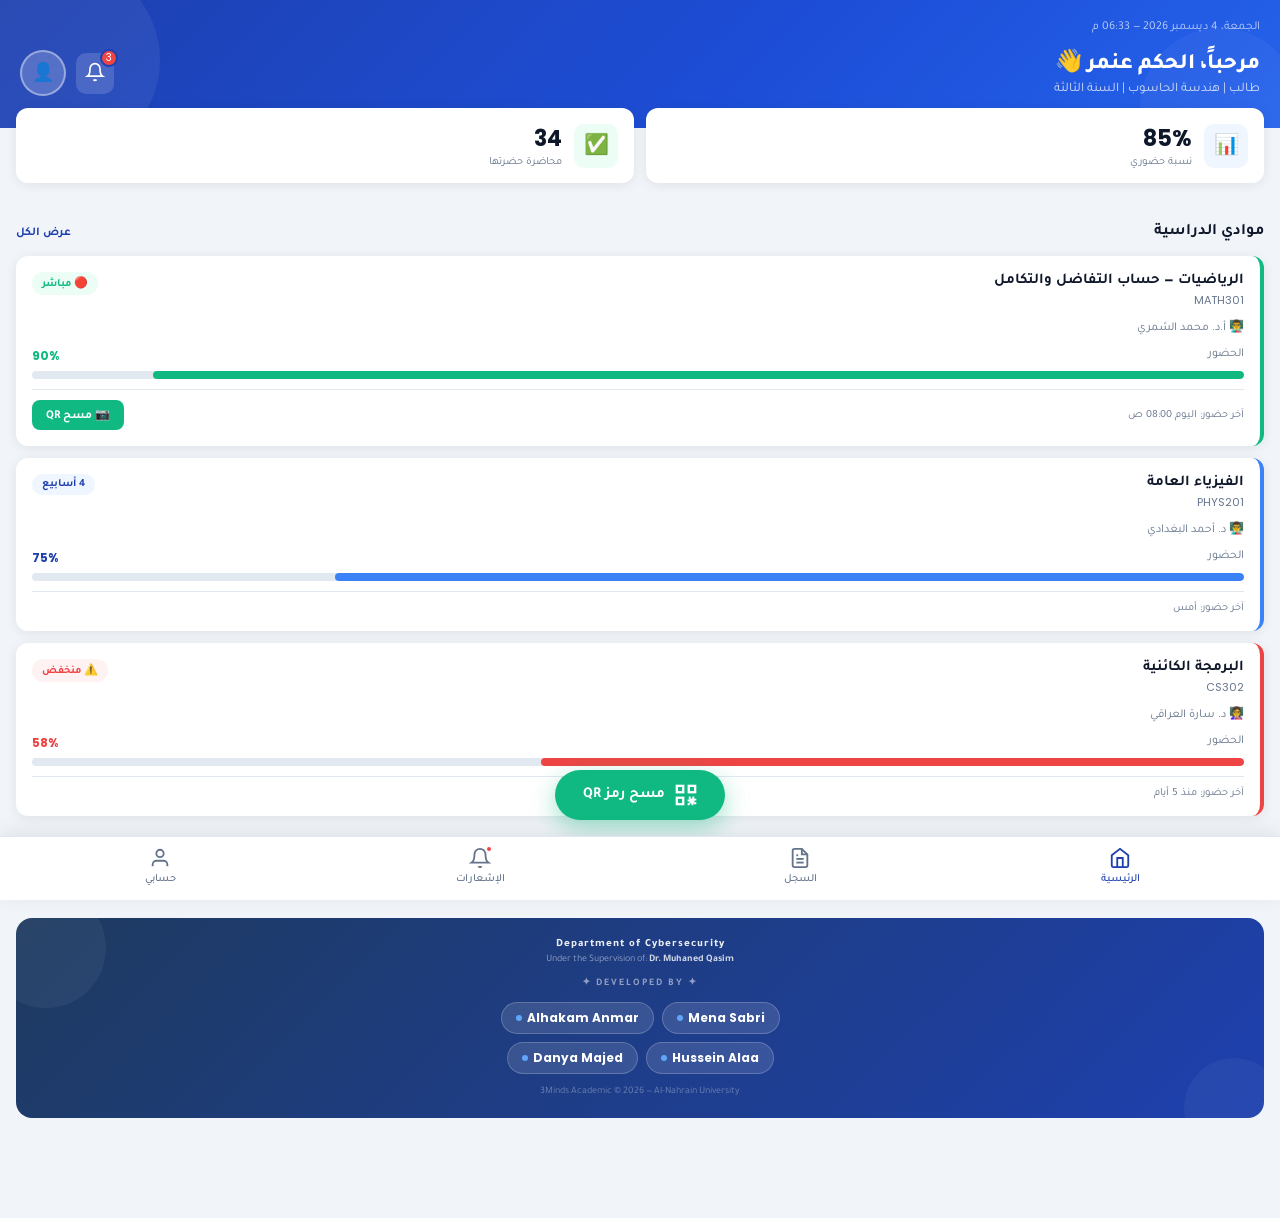
<file: alnahrain-student.html>
<!DOCTYPE html>
<html lang="ar" dir="rtl">

<head>
    <meta charset="UTF-8">
    <meta name="viewport" content="width=device-width, initial-scale=1.0">
    <title>Al-Nahrain Edu | لوحة الطالب</title>
    <link
        href="https://fonts.googleapis.com/css2?family=Tajawal:wght@300;400;500;700;800&family=Poppins:wght@400;600;700&display=swap"
        rel="stylesheet">
    <style>
        * {
            box-sizing: border-box;
            margin: 0;
            padding: 0
        }

        :root {
            --blue: #1e40af;
            --blue-light: #3b82f6;
            --blue-bg: #eff6ff;
            --green: #10b981;
            --red: #ef4444;
            --yellow: #f59e0b;
            --gray-bg: #f1f5f9;
            --card: #fff;
            --border: #e2e8f0;
            --text: #0f172a;
            --muted: #64748b;
            --radius: 12px;
            --shadow: 0 2px 12px rgba(0, 0, 0, .08);
        }

        body {
            font-family: 'Tajawal', sans-serif;
            background: var(--gray-bg);
            color: var(--text);
            min-height: 100vh
        }

        .num {
            font-family: 'Poppins', sans-serif
        }

        /* ── BOTTOM NAV ── */
        .bottom-nav {
            position: fixed;
            bottom: 0;
            left: 0;
            right: 0;
            background: #fff;
            border-top: 1px solid var(--border);
            display: flex;
            z-index: 100;
            box-shadow: 0 -4px 20px rgba(0, 0, 0, .08)
        }

        .nav-item {
            flex: 1;
            display: flex;
            flex-direction: column;
            align-items: center;
            padding: 10px 0 14px;
            gap: 4px;
            cursor: pointer;
            color: var(--muted);
            transition: .2s;
            font-size: 11px;
            font-weight: 500
        }

        .nav-item.active {
            color: var(--blue)
        }

        .nav-item svg {
            width: 22px;
            height: 22px
        }

        .nav-badge {
            position: relative
        }

        .badge-dot {
            position: absolute;
            top: -2px;
            right: -2px;
            width: 8px;
            height: 8px;
            background: var(--red);
            border-radius: 50%;
            border: 2px solid #fff
        }

        /* ── SCREENS ── */
        .screen {
            display: none;
            padding: 0 0 90px;
            min-height: 100vh
        }

        .screen.active {
            display: block
        }

        /* ── HEADER ── */
        .header {
            background: linear-gradient(135deg, #1e40af 0%, #1d4ed8 60%, #2563eb 100%);
            padding: 20px 20px 30px;
            position: relative;
            overflow: hidden
        }

        .header::before {
            content: '';
            position: absolute;
            top: -40px;
            left: -40px;
            width: 200px;
            height: 200px;
            background: rgba(255, 255, 255, .06);
            border-radius: 50%
        }

        .header::after {
            content: '';
            position: absolute;
            bottom: -60px;
            right: -20px;
            width: 160px;
            height: 160px;
            background: rgba(255, 255, 255, .04);
            border-radius: 50%
        }

        .header-top {
            display: flex;
            justify-content: space-between;
            align-items: center;
            position: relative;
            z-index: 1
        }

        .header-date {
            font-size: 12px;
            color: rgba(255, 255, 255, .7);
            margin-bottom: 14px;
            position: relative;
            z-index: 1
        }

        .avatar {
            width: 46px;
            height: 46px;
            border-radius: 50%;
            background: rgba(255, 255, 255, .2);
            display: flex;
            align-items: center;
            justify-content: center;
            border: 2px solid rgba(255, 255, 255, .4);
            font-size: 18px;
            cursor: pointer
        }

        .notif-btn {
            position: relative;
            background: rgba(255, 255, 255, .15);
            border: none;
            border-radius: 10px;
            padding: 9px;
            cursor: pointer;
            color: #fff
        }

        .notif-btn .n-badge {
            position: absolute;
            top: -4px;
            right: -4px;
            background: var(--red);
            color: #fff;
            border-radius: 50%;
            width: 18px;
            height: 18px;
            font-size: 10px;
            display: flex;
            align-items: center;
            justify-content: center;
            font-family: 'Poppins', sans-serif;
            border: 2px solid var(--blue)
        }

        .welcome {
            color: #fff;
            position: relative;
            z-index: 1
        }

        .welcome h2 {
            font-size: 22px;
            font-weight: 800;
            margin-bottom: 4px
        }

        .welcome p {
            font-size: 13px;
            color: rgba(255, 255, 255, .8)
        }

        /* ── STATS CARD ── */
        .stats-float {
            margin: 0 16px;
            margin-top: -20px;
            display: grid;
            grid-template-columns: 1fr 1fr;
            gap: 12px;
            position: relative;
            z-index: 10
        }

        .stat-card {
            background: #fff;
            border-radius: var(--radius);
            padding: 14px 16px;
            box-shadow: var(--shadow);
            display: flex;
            align-items: center;
            gap: 12px
        }

        .stat-icon {
            width: 44px;
            height: 44px;
            border-radius: 10px;
            display: flex;
            align-items: center;
            justify-content: center;
            font-size: 20px;
            flex-shrink: 0
        }

        .stat-icon.blue {
            background: var(--blue-bg)
        }

        .stat-icon.green {
            background: #ecfdf5
        }

        .stat-icon.yellow {
            background: #fffbeb
        }

        .stat-num {
            font-size: 22px;
            font-weight: 700;
            color: var(--text)
        }

        .stat-label {
            font-size: 11px;
            color: var(--muted);
            margin-top: 1px
        }

        /* ── SECTION ── */
        .section {
            padding: 20px 16px 0
        }

        .section-header {
            display: flex;
            justify-content: space-between;
            align-items: center;
            margin-bottom: 14px
        }

        .section-title {
            font-size: 16px;
            font-weight: 700;
            color: var(--text)
        }

        .see-all {
            font-size: 12px;
            color: var(--blue);
            cursor: pointer;
            font-weight: 600
        }

        /* ── COURSE CARD ── */
        .course-card {
            background: #fff;
            border-radius: var(--radius);
            padding: 16px;
            margin-bottom: 12px;
            box-shadow: var(--shadow);
            border-right: 4px solid var(--blue-light);
            transition: .2s
        }

        .course-card:hover {
            transform: translateY(-2px);
            box-shadow: 0 8px 24px rgba(0, 0, 0, .12)
        }

        .course-top {
            display: flex;
            justify-content: space-between;
            align-items: flex-start;
            margin-bottom: 10px
        }

        .course-name {
            font-size: 15px;
            font-weight: 700
        }

        .course-code {
            font-size: 11px;
            color: var(--muted);
            font-family: 'Poppins', sans-serif;
            margin-top: 2px
        }

        .course-badge {
            background: var(--blue-bg);
            color: var(--blue);
            padding: 4px 10px;
            border-radius: 20px;
            font-size: 11px;
            font-weight: 600
        }

        .course-badge.live {
            background: #ecfdf5;
            color: var(--green);
            animation: pulse-badge 2s infinite
        }

        @keyframes pulse-badge {

            0%,
            100% {
                opacity: 1
            }

            50% {
                opacity: .7
            }
        }

        .prof-name {
            font-size: 12px;
            color: var(--muted);
            margin-bottom: 12px;
            display: flex;
            align-items: center;
            gap: 6px
        }

        .progress-wrap {
            margin-bottom: 10px
        }

        .progress-header {
            display: flex;
            justify-content: space-between;
            margin-bottom: 6px;
            font-size: 12px
        }

        .progress-bar {
            height: 8px;
            background: var(--border);
            border-radius: 20px;
            overflow: hidden
        }

        .progress-fill {
            height: 100%;
            border-radius: 20px;
            transition: width 1s ease
        }

        .course-footer {
            display: flex;
            justify-content: space-between;
            align-items: center;
            padding-top: 10px;
            border-top: 1px solid var(--border)
        }

        .last-attend {
            font-size: 11px;
            color: var(--muted)
        }

        .scan-btn {
            background: var(--green);
            color: #fff;
            border: none;
            border-radius: 8px;
            padding: 7px 14px;
            font-size: 12px;
            font-family: 'Tajawal', sans-serif;
            font-weight: 600;
            cursor: pointer;
            display: flex;
            align-items: center;
            gap: 5px;
            transition: .2s
        }

        .scan-btn:hover {
            background: #059669
        }

        /* ── FAB ── */
        .fab {
            position: fixed;
            bottom: 80px;
            left: 50%;
            transform: translateX(-50%);
            background: var(--green);
            color: #fff;
            border: none;
            border-radius: 50px;
            padding: 14px 28px;
            font-family: 'Tajawal', sans-serif;
            font-size: 15px;
            font-weight: 700;
            display: flex;
            align-items: center;
            gap: 10px;
            cursor: pointer;
            box-shadow: 0 8px 24px rgba(16, 185, 129, .4);
            z-index: 50;
            transition: .3s
        }

        .fab:hover {
            transform: translateX(-50%) translateY(-3px);
            box-shadow: 0 12px 32px rgba(16, 185, 129, .5)
        }

        .fab-pulse {
            animation: fab-anim 2s infinite
        }

        @keyframes fab-anim {

            0%,
            100% {
                box-shadow: 0 8px 24px rgba(16, 185, 129, .4)
            }

            50% {
                box-shadow: 0 8px 32px rgba(16, 185, 129, .7), 0 0 0 8px rgba(16, 185, 129, .15)
            }
        }

        /* ── SCANNER OVERLAY ── */
        .scanner-overlay {
            position: fixed;
            inset: 0;
            background: #000;
            z-index: 200;
            display: none;
            flex-direction: column;
            align-items: center;
            justify-content: space-between;
            padding: 40px 20px 50px
        }

        .scanner-overlay.open {
            display: flex
        }

        .scanner-header {
            width: 100%;
            display: flex;
            justify-content: space-between;
            align-items: center;
            color: #fff
        }

        .scanner-header h3 {
            font-size: 18px;
            font-weight: 700
        }

        .scanner-close {
            background: rgba(255, 255, 255, .15);
            border: none;
            color: #fff;
            width: 38px;
            height: 38px;
            border-radius: 50%;
            font-size: 20px;
            cursor: pointer
        }

        .viewfinder {
            position: relative;
            width: 260px;
            height: 260px;
            border-radius: 16px;
            overflow: hidden;
            background: #111
        }

        .vf-corners {
            position: absolute;
            inset: 0;
            z-index: 2
        }

        .vf-corners::before,
        .vf-corners::after {
            content: '';
            position: absolute;
            width: 30px;
            height: 30px;
            border-color: #10b981;
            border-style: solid
        }

        .vf-corners::before {
            top: 0;
            right: 0;
            border-width: 3px 3px 0 0;
            border-radius: 0 8px 0 0
        }

        .vf-corners::after {
            top: 0;
            left: 0;
            border-width: 3px 0 0 3px;
            border-radius: 8px 0 0 0
        }

        .vf-corners2 {
            position: absolute;
            inset: 0;
            z-index: 2
        }

        .vf-corners2::before,
        .vf-corners2::after {
            content: '';
            position: absolute;
            width: 30px;
            height: 30px;
            border-color: #10b981;
            border-style: solid
        }

        .vf-corners2::before {
            bottom: 0;
            right: 0;
            border-width: 0 3px 3px 0;
            border-radius: 0 0 8px 0
        }

        .vf-corners2::after {
            bottom: 0;
            left: 0;
            border-width: 0 0 3px 3px;
            border-radius: 0 0 0 8px
        }

        .scan-line {
            position: absolute;
            width: 100%;
            height: 2px;
            background: linear-gradient(90deg, transparent, #10b981, transparent);
            z-index: 3;
            animation: scan 2s linear infinite
        }

        @keyframes scan {
            0% {
                top: 0
            }

            100% {
                top: 100%
            }
        }

        .vf-grid {
            position: absolute;
            inset: 0;
            background-image: linear-gradient(rgba(16, 185, 129, .1) 1px, transparent 1px), linear-gradient(90deg, rgba(16, 185, 129, .1) 1px, transparent 1px);
            background-size: 40px 40px
        }

        .scanner-hint {
            color: rgba(255, 255, 255, .8);
            font-size: 14px;
            text-align: center;
            line-height: 1.8
        }

        .scanner-hint strong {
            color: #10b981;
            display: block;
            font-size: 16px;
            margin-bottom: 6px
        }

        .scanner-actions {
            display: flex;
            gap: 20px
        }

        .scanner-action-btn {
            background: rgba(255, 255, 255, .12);
            border: 1px solid rgba(255, 255, 255, .2);
            color: #fff;
            border-radius: 12px;
            padding: 12px 22px;
            font-family: 'Tajawal', sans-serif;
            font-size: 14px;
            cursor: pointer;
            display: flex;
            align-items: center;
            gap: 8px
        }

        /* ── SUCCESS SCREEN ── */
        .success-overlay {
            position: fixed;
            inset: 0;
            background: #fff;
            z-index: 300;
            display: none;
            flex-direction: column;
            align-items: center;
            justify-content: center;
            padding: 40px
        }

        .success-overlay.open {
            display: flex
        }

        .confetti-wrap {
            position: absolute;
            inset: 0;
            overflow: hidden;
            pointer-events: none
        }

        .confetti-piece {
            position: absolute;
            width: 10px;
            height: 10px;
            border-radius: 2px;
            animation: confetti-fall 3s ease-in forwards
        }

        @keyframes confetti-fall {
            0% {
                transform: translateY(-20px) rotate(0deg);
                opacity: 1
            }

            100% {
                transform: translateY(100vh) rotate(720deg);
                opacity: 0
            }
        }

        .success-check {
            width: 100px;
            height: 100px;
            background: #ecfdf5;
            border-radius: 50%;
            display: flex;
            align-items: center;
            justify-content: center;
            margin-bottom: 24px;
            animation: pop-in .5s cubic-bezier(.36, 1.56, .64, 1)
        }

        @keyframes pop-in {
            0% {
                transform: scale(0)
            }

            100% {
                transform: scale(1)
            }
        }

        .success-check svg {
            width: 56px;
            height: 56px;
            color: var(--green)
        }

        .success-title {
            font-size: 22px;
            font-weight: 800;
            color: var(--text);
            text-align: center;
            margin-bottom: 10px
        }

        .success-sub {
            color: var(--muted);
            font-size: 14px;
            text-align: center;
            line-height: 1.8;
            margin-bottom: 6px
        }

        .success-time {
            font-family: 'Poppins', sans-serif;
            font-size: 13px;
            color: var(--blue);
            font-weight: 600;
            margin-bottom: 32px
        }

        .success-back-btn {
            background: var(--blue);
            color: #fff;
            border: none;
            border-radius: 12px;
            padding: 15px 40px;
            font-family: 'Tajawal', sans-serif;
            font-size: 16px;
            font-weight: 700;
            cursor: pointer;
            width: 100%;
            max-width: 300px;
            transition: .2s
        }

        .success-back-btn:hover {
            background: #1d4ed8
        }

        /* ── HISTORY ── */
        .tabs {
            display: flex;
            background: var(--border);
            border-radius: 10px;
            padding: 4px;
            margin-bottom: 16px
        }

        .tab {
            flex: 1;
            text-align: center;
            padding: 9px;
            border-radius: 8px;
            font-size: 13px;
            font-weight: 600;
            cursor: pointer;
            color: var(--muted);
            transition: .2s
        }

        .tab.active {
            background: #fff;
            color: var(--blue);
            box-shadow: 0 2px 8px rgba(0, 0, 0, .1)
        }

        .history-item {
            background: #fff;
            border-radius: var(--radius);
            padding: 14px 16px;
            margin-bottom: 10px;
            display: flex;
            align-items: center;
            gap: 14px;
            box-shadow: var(--shadow)
        }

        .status-dot {
            width: 10px;
            height: 10px;
            border-radius: 50%;
            flex-shrink: 0
        }

        .status-dot.present {
            background: var(--green)
        }

        .status-dot.absent {
            background: var(--red)
        }

        .status-dot.late {
            background: var(--yellow)
        }

        .history-info {
            flex: 1
        }

        .history-course {
            font-size: 14px;
            font-weight: 700
        }

        .history-date {
            font-size: 12px;
            color: var(--muted);
            margin-top: 2px;
            font-family: 'Poppins', sans-serif
        }

        .history-status {
            font-size: 12px;
            font-weight: 600;
            padding: 4px 10px;
            border-radius: 20px
        }

        .history-status.present {
            background: #ecfdf5;
            color: var(--green)
        }

        .history-status.absent {
            background: #fef2f2;
            color: var(--red)
        }

        .history-status.late {
            background: #fffbeb;
            color: var(--yellow)
        }

        /* ── NOTIFICATIONS ── */
        .notif-item {
            background: #fff;
            border-radius: var(--radius);
            padding: 14px 16px;
            margin-bottom: 10px;
            display: flex;
            gap: 12px;
            box-shadow: var(--shadow);
            border-right: 3px solid transparent;
            transition: .2s
        }

        .notif-item.unread {
            border-right-color: var(--blue);
            background: var(--blue-bg)
        }

        .notif-icon {
            width: 42px;
            height: 42px;
            border-radius: 10px;
            display: flex;
            align-items: center;
            justify-content: center;
            font-size: 18px;
            flex-shrink: 0
        }

        .notif-icon.blue {
            background: var(--blue-bg)
        }

        .notif-icon.green {
            background: #ecfdf5
        }

        .notif-icon.yellow {
            background: #fffbeb
        }

        .notif-text {
            font-size: 13px;
            color: var(--text);
            line-height: 1.6;
            flex: 1
        }

        .notif-time {
            font-size: 11px;
            color: var(--muted);
            margin-top: 4px;
            font-family: 'Poppins', sans-serif
        }

        /* ── SEARCH BAR ── */
        .search-bar {
            background: #fff;
            border-radius: 10px;
            padding: 11px 14px;
            display: flex;
            align-items: center;
            gap: 10px;
            box-shadow: var(--shadow);
            margin-bottom: 16px;
            border: 1.5px solid transparent;
            transition: .2s
        }

        .search-bar:focus-within {
            border-color: var(--blue-light)
        }

        .search-bar input {
            border: none;
            outline: none;
            font-family: 'Tajawal', sans-serif;
            font-size: 14px;
            flex: 1;
            background: none;
            color: var(--text)
        }

        .search-bar input::placeholder {
            color: var(--muted)
        }

        /* ── EXPORT BTN ── */
        .export-btn {
            background: var(--blue-bg);
            color: var(--blue);
            border: 1.5px solid var(--blue-light);
            border-radius: 10px;
            padding: 10px 18px;
            font-family: 'Tajawal', sans-serif;
            font-size: 13px;
            font-weight: 700;
            cursor: pointer;
            display: flex;
            align-items: center;
            gap: 8px;
            width: 100%;
            justify-content: center;
            margin-top: 16px;
            transition: .2s
        }

        .export-btn:hover {
            background: var(--blue);
            color: #fff
        }
    </style>
</head>

<body>

    <!-- ════════════════ SCREEN 1: HOME ════════════════ -->
    <div class="screen active" id="screen-home">

        <!-- Header -->
        <div class="header">
            <div class="header-date" id="live-date">الأحد، 22 فبراير 2026 — 08:37 م</div>
            <div class="header-top">
                <div class="welcome">
                    <h2>مرحباً، الحكم عنمر 👋</h2>
                    <p>طالب | هندسة الحاسوب | السنة الثالثة</p>
                </div>
                <div style="display:flex;align-items:center;gap:10px">
                    <button class="notif-btn" onclick="showScreen('screen-notif')">
                        <svg width="20" height="20" viewBox="0 0 24 24" fill="none" stroke="currentColor"
                            stroke-width="2">
                            <path d="M18 8A6 6 0 0 0 6 8c0 7-3 9-3 9h18s-3-2-3-9" />
                            <path d="M13.73 21a2 2 0 0 1-3.46 0" />
                        </svg>
                        <span class="n-badge">3</span>
                    </button>
                    <div class="avatar">👤</div>
                </div>
            </div>
        </div>

        <!-- Stats -->
        <div class="stats-float">
            <div class="stat-card">
                <div class="stat-icon blue">📊</div>
                <div>
                    <div class="stat-num num">85%</div>
                    <div class="stat-label">نسبة حضوري</div>
                </div>
            </div>
            <div class="stat-card">
                <div class="stat-icon green">✅</div>
                <div>
                    <div class="stat-num num">34</div>
                    <div class="stat-label">محاضرة حضرتها</div>
                </div>
            </div>
        </div>

        <!-- Courses -->
        <div class="section" style="margin-top:20px">
            <div class="section-header">
                <span class="section-title">موادي الدراسية</span>
                <span class="see-all">عرض الكل</span>
            </div>

            <!-- Course 1 - LIVE -->
            <div class="course-card" style="border-right-color:#10b981">
                <div class="course-top">
                    <div>
                        <div class="course-name">الرياضيات — حساب التفاضل والتكامل</div>
                        <div class="course-code num">MATH301</div>
                    </div>
                    <span class="course-badge live">🔴 مباشر</span>
                </div>
                <div class="prof-name">👨‍🏫 أ.د. محمد الشمري</div>
                <div class="progress-wrap">
                    <div class="progress-header">
                        <span style="color:var(--muted);font-size:12px">الحضور</span>
                        <span style="color:var(--green);font-weight:700;font-family:'Poppins',sans-serif">90%</span>
                    </div>
                    <div class="progress-bar">
                        <div class="progress-fill" style="width:90%;background:var(--green)"></div>
                    </div>
                </div>
                <div class="course-footer">
                    <span class="last-attend">آخر حضور: اليوم 08:00 ص</span>
                    <button class="scan-btn" onclick="openScanner()">📷 مسح QR</button>
                </div>
            </div>

            <!-- Course 2 -->
            <div class="course-card">
                <div class="course-top">
                    <div>
                        <div class="course-name">الفيزياء العامة</div>
                        <div class="course-code num">PHYS201</div>
                    </div>
                    <span class="course-badge">4 أسابيع</span>
                </div>
                <div class="prof-name">👨‍🏫 د. أحمد البغدادي</div>
                <div class="progress-wrap">
                    <div class="progress-header">
                        <span style="color:var(--muted);font-size:12px">الحضور</span>
                        <span style="color:var(--blue);font-weight:700;font-family:'Poppins',sans-serif">75%</span>
                    </div>
                    <div class="progress-bar">
                        <div class="progress-fill" style="width:75%;background:var(--blue-light)"></div>
                    </div>
                </div>
                <div class="course-footer">
                    <span class="last-attend">آخر حضور: أمس</span>
                </div>
            </div>

            <!-- Course 3 -->
            <div class="course-card" style="border-right-color:var(--red)">
                <div class="course-top">
                    <div>
                        <div class="course-name">البرمجة الكائنية</div>
                        <div class="course-code num">CS302</div>
                    </div>
                    <span class="course-badge" style="background:#fef2f2;color:var(--red)">⚠️ منخفض</span>
                </div>
                <div class="prof-name">👩‍🏫 د. سارة العراقي</div>
                <div class="progress-wrap">
                    <div class="progress-header">
                        <span style="color:var(--muted);font-size:12px">الحضور</span>
                        <span style="color:var(--red);font-weight:700;font-family:'Poppins',sans-serif">58%</span>
                    </div>
                    <div class="progress-bar">
                        <div class="progress-fill" style="width:58%;background:var(--red)"></div>
                    </div>
                </div>
                <div class="course-footer">
                    <span class="last-attend">آخر حضور: منذ 5 أيام</span>
                </div>
            </div>
        </div>

        <!-- FAB -->
        <button class="fab fab-pulse" onclick="openScanner()">
            <svg width="22" height="22" viewBox="0 0 24 24" fill="none" stroke="currentColor" stroke-width="2.5">
                <rect x="2" y="2" width="7" height="7" />
                <rect x="15" y="2" width="7" height="7" />
                <rect x="2" y="15" width="7" height="7" />
                <path d="M15 15h7v7h-7z" stroke-dasharray="2" />
                <rect x="17" y="17" width="3" height="3" />
            </svg>
            مسح رمز QR
        </button>
    </div>

    <!-- ════════════════ SCREEN 2: HISTORY ════════════════ -->
    <div class="screen" id="screen-history">
        <div class="header" style="padding:20px">
            <h2 style="color:#fff;font-size:20px;font-weight:800">سجل الحضور</h2>
            <p style="color:rgba(255,255,255,.75);font-size:13px;margin-top:4px">جميع محاضراتك مؤرشفة هنا</p>
        </div>
        <div class="section" style="margin-top:16px">
            <div class="search-bar">
                <svg width="18" height="18" viewBox="0 0 24 24" fill="none" stroke="#94a3b8" stroke-width="2">
                    <circle cx="11" cy="11" r="8" />
                    <path d="m21 21-4.35-4.35" />
                </svg>
                <input placeholder="ابحث عن مادة..." />
            </div>
            <div class="tabs">
                <div class="tab active">هذا الأسبوع</div>
                <div class="tab">كل التاريخ</div>
            </div>

            <div class="history-item">
                <div class="status-dot present"></div>
                <div class="history-info">
                    <div class="history-course">الرياضيات</div>
                    <div class="history-date">22/02/2026 — 08:05 ص</div>
                </div>
                <span class="history-status present">حاضر</span>
            </div>
            <div class="history-item">
                <div class="status-dot present"></div>
                <div class="history-info">
                    <div class="history-course">الفيزياء العامة</div>
                    <div class="history-date">21/02/2026 — 10:12 ص</div>
                </div>
                <span class="history-status present">حاضر</span>
            </div>
            <div class="history-item">
                <div class="status-dot absent"></div>
                <div class="history-info">
                    <div class="history-course">البرمجة الكائنية</div>
                    <div class="history-date">20/02/2026 — 12:00 م</div>
                </div>
                <span class="history-status absent">غائب</span>
            </div>
            <div class="history-item">
                <div class="status-dot late"></div>
                <div class="history-info">
                    <div class="history-course">الرياضيات</div>
                    <div class="history-date">19/02/2026 — 08:18 ص</div>
                </div>
                <span class="history-status late">متأخر</span>
            </div>
            <div class="history-item">
                <div class="status-dot present"></div>
                <div class="history-info">
                    <div class="history-course">الفيزياء العامة</div>
                    <div class="history-date">18/02/2026 — 10:02 ص</div>
                </div>
                <span class="history-status present">حاضر</span>
            </div>
            <button class="export-btn">
                <svg width="16" height="16" viewBox="0 0 24 24" fill="none" stroke="currentColor" stroke-width="2">
                    <path d="M21 15v4a2 2 0 0 1-2 2H5a2 2 0 0 1-2-2v-4" />
                    <polyline points="7 10 12 15 17 10" />
                    <line x1="12" y1="15" x2="12" y2="3" />
                </svg>
                تصدير كـ PDF
            </button>
        </div>
    </div>

    <!-- ════════════════ SCREEN 3: NOTIFICATIONS ════════════════ -->
    <div class="screen" id="screen-notif">
        <div class="header" style="padding:20px">
            <h2 style="color:#fff;font-size:20px;font-weight:800">الإشعارات</h2>
            <p style="color:rgba(255,255,255,.75);font-size:13px;margin-top:4px">3 إشعارات جديدة</p>
        </div>
        <div class="section" style="margin-top:16px">
            <div class="notif-item unread">
                <div class="notif-icon green">🔔</div>
                <div>
                    <div class="notif-text">بدأ <strong>د. محمد الشمري</strong> تسجيل الحضور لمادة
                        <strong>الرياضيات</strong> — المحاضرة الآن نشطة!
                    </div>
                    <div class="notif-time">منذ 5 دقائق</div>
                </div>
            </div>
            <div class="notif-item unread">
                <div class="notif-icon yellow">⚠️</div>
                <div>
                    <div class="notif-text">تحذير: نسبة غيابك في مادة <strong>البرمجة الكائنية</strong> وصلت
                        <strong>42%</strong>. الحد المسموح 25%
                    </div>
                    <div class="notif-time">منذ ساعتين</div>
                </div>
            </div>
            <div class="notif-item unread">
                <div class="notif-icon blue">📅</div>
                <div>
                    <div class="notif-text">تذكير: محاضرة <strong>الفيزياء العامة</strong> بعد ساعة في قاعة A203</div>
                    <div class="notif-time">منذ 30 دقيقة</div>
                </div>
            </div>
            <div class="notif-item">
                <div class="notif-icon blue">📋</div>
                <div>
                    <div class="notif-text">تم تحديث جدول الغيابات للفصل الدراسي الثاني 2025-2026.</div>
                    <div class="notif-time">أمس، 04:00 م</div>
                </div>
            </div>
            <div class="notif-item">
                <div class="notif-icon green">✅</div>
                <div>
                    <div class="notif-text">تم تسجيل حضورك بنجاح في محاضرة <strong>الرياضيات</strong>.</div>
                    <div class="notif-time">أمس، 08:07 ص</div>
                </div>
            </div>
        </div>
    </div>

    <!-- ════════════════ BOTTOM NAV ════════════════ -->
    <nav class="bottom-nav">
        <div class="nav-item active" id="nav-home" onclick="showScreen('screen-home');setNav('nav-home')">
            <svg viewBox="0 0 24 24" fill="none" stroke="currentColor" stroke-width="2">
                <path d="m3 9 9-7 9 7v11a2 2 0 0 1-2 2H5a2 2 0 0 1-2-2z" />
                <polyline points="9 22 9 12 15 12 15 22" />
            </svg>
            الرئيسية
        </div>
        <div class="nav-item" id="nav-history" onclick="showScreen('screen-history');setNav('nav-history')">
            <svg viewBox="0 0 24 24" fill="none" stroke="currentColor" stroke-width="2">
                <path d="M14 2H6a2 2 0 0 0-2 2v16a2 2 0 0 0 2 2h12a2 2 0 0 0 2-2V8z" />
                <polyline points="14 2 14 8 20 8" />
                <line x1="16" y1="13" x2="8" y2="13" />
                <line x1="16" y1="17" x2="8" y2="17" />
                <polyline points="10 9 9 9 8 9" />
            </svg>
            السجل
        </div>
        <div class="nav-item nav-badge" id="nav-notif" onclick="showScreen('screen-notif');setNav('nav-notif')">
            <div style="position:relative;display:inline-flex">
                <svg viewBox="0 0 24 24" fill="none" stroke="currentColor" stroke-width="2">
                    <path d="M18 8A6 6 0 0 0 6 8c0 7-3 9-3 9h18s-3-2-3-9" />
                    <path d="M13.73 21a2 2 0 0 1-3.46 0" />
                </svg>
                <span class="badge-dot"></span>
            </div>
            الإشعارات
        </div>
        <div class="nav-item" id="nav-profile">
            <svg viewBox="0 0 24 24" fill="none" stroke="currentColor" stroke-width="2">
                <path d="M20 21v-2a4 4 0 0 0-4-4H8a4 4 0 0 0-4 4v2" />
                <circle cx="12" cy="7" r="4" />
            </svg>
            حسابي
        </div>
    </nav>

    <!-- ════════════════ QR SCANNER OVERLAY ════════════════ -->
    <div class="scanner-overlay" id="scanner">
        <div class="scanner-header">
            <h3>مسح رمز QR</h3>
            <button class="scanner-close" onclick="closeScanner()">✕</button>
        </div>

        <div style="text-align:center">
            <div class="viewfinder">
                <div class="vf-corners"></div>
                <div class="vf-corners2"></div>
                <div class="vf-grid"></div>
                <div class="scan-line"></div>
            </div>
        </div>

        <div class="scanner-hint">
            <strong>ضع رمز QR داخل الإطار للمسح</strong>
            أبقِ الهاتف ثابتاً ومضيئاً<br>سيتم المسح تلقائياً
        </div>

        <div class="scanner-actions">
            <button class="scanner-action-btn">⚡ فلاش</button>
            <button class="scanner-action-btn" onclick="simulateScan()">🧪 محاكاة المسح</button>
            <button class="scanner-action-btn">🖼️ معرض</button>
        </div>
    </div>

    <!-- ════════════════ SUCCESS OVERLAY ════════════════ -->
    <div class="success-overlay" id="success-screen">
        <div class="confetti-wrap" id="confetti"></div>
        <div class="success-check">
            <svg viewBox="0 0 24 24" fill="none" stroke="#10b981" stroke-width="2.5" stroke-linecap="round">
                <polyline points="20 6 9 17 4 12" />
            </svg>
        </div>
        <div class="success-title">تم تسجيل حضورك! 🎉</div>
        <div class="success-sub">
            تم تسجيل حضورك لمادة<br>
            <strong style="color:var(--blue);font-size:16px">الرياضيات — حساب التفاضل والتكامل</strong><br>
            بنجاح ✅
        </div>
        <div class="success-time">22/02/2026 — 08:07:33 ص</div>
        <button class="success-back-btn" onclick="closeSuccess()">العودة للرئيسية</button>
    </div>

    <script>
        // Live clock
        function updateClock() {
            const now = new Date();
            const days = ['الأحد', 'الاثنين', 'الثلاثاء', 'الأربعاء', 'الخميس', 'الجمعة', 'السبت'];
            const months = ['يناير', 'فبراير', 'مارس', 'أبريل', 'مايو', 'يونيو', 'يوليو', 'أغسطس', 'سبتمبر', 'أكتوبر', 'نوفمبر', 'ديسمبر'];
            let h = now.getHours(), m = now.getMinutes(), ampm = h >= 12 ? 'م' : 'ص';
            h = h % 12 || 12;
            const el = document.getElementById('live-date');
            if (el) el.textContent = `${days[now.getDay()]}، ${now.getDate()} ${months[now.getMonth()]} ${now.getFullYear()} — ${String(h).padStart(2, '0')}:${String(m).padStart(2, '0')} ${ampm}`;
        }
        updateClock(); setInterval(updateClock, 30000);

        // Screen switching
        function showScreen(id) {
            document.querySelectorAll('.screen').forEach(s => s.classList.remove('active'));
            document.getElementById(id)?.classList.add('active');
            window.scrollTo(0, 0);
        }
        function setNav(id) {
            document.querySelectorAll('.nav-item').forEach(n => n.classList.remove('active'));
            document.getElementById(id)?.classList.add('active');
        }

        // Scanner
        function openScanner() { document.getElementById('scanner').classList.add('open'); }
        function closeScanner() { document.getElementById('scanner').classList.remove('open'); }

        // Simulate scan → show success
        function simulateScan() {
            closeScanner();
            spawnConfetti();
            document.getElementById('success-screen').classList.add('open');
        }

        // Confetti
        function spawnConfetti() {
            const c = document.getElementById('confetti');
            c.innerHTML = '';
            const cols = ['#1e40af', '#10b981', '#f59e0b', '#ef4444', '#8b5cf6', '#ec4899'];
            for (let i = 0; i < 40; i++) {
                const p = document.createElement('div');
                p.className = 'confetti-piece';
                const left = Math.random() * 100;
                const delay = Math.random() * 2;
                const size = 6 + Math.random() * 8;
                p.style.cssText = `left:${left}%;top:-20px;width:${size}px;height:${size}px;background:${cols[Math.floor(Math.random() * cols.length)]};animation-delay:${delay}s;border-radius:${Math.random() > 0.5 ? '50%' : '2px'}`;
                c.appendChild(p);
            }
        }

        function closeSuccess() {
            document.getElementById('success-screen').classList.remove('open');
            showScreen('screen-home');
            setNav('nav-home');
        }

        // Tab switching
        document.querySelectorAll('.tab').forEach((t, i, all) => {
            t.onclick = () => { all.forEach(x => x.classList.remove('active')); t.classList.add('active'); }
        });

        // Animate progress bars on load
        setTimeout(() => {
            document.querySelectorAll('.progress-fill').forEach(el => {
                const w = el.style.width; el.style.width = '0';
                requestAnimationFrame(() => { setTimeout(() => { el.style.width = w; }, 100); });
            });
        }, 300);
    </script>

    <!-- ════ DEVELOPER CREDITS FOOTER ════ -->
    <style>
        .dev-footer {
            margin: 0 16px 100px;
            background: linear-gradient(135deg, #1e3a5f 0%, #1e40af 100%);
            border-radius: 16px;
            padding: 20px 16px;
            text-align: center;
            direction: ltr;
            position: relative;
            overflow: hidden;
        }

        .dev-footer::before {
            content: '';
            position: absolute;
            top: -30px;
            left: -30px;
            width: 120px;
            height: 120px;
            background: rgba(255, 255, 255, .05);
            border-radius: 50%;
        }

        .dev-footer::after {
            content: '';
            position: absolute;
            bottom: -40px;
            right: -20px;
            width: 100px;
            height: 100px;
            background: rgba(255, 255, 255, .04);
            border-radius: 50%;
        }

        .dev-footer-label {
            font-size: 10px;
            font-weight: 700;
            color: rgba(255, 255, 255, .5);
            letter-spacing: 2px;
            text-transform: uppercase;
            margin-bottom: 12px;
            position: relative;
            z-index: 1;
        }

        .dev-names {
            display: flex;
            justify-content: center;
            gap: 6px;
            flex-wrap: wrap;
            position: relative;
            z-index: 1;
            direction: ltr;
        }

        .dev-name-chip {
            background: rgba(255, 255, 255, .12);
            border: 1px solid rgba(255, 255, 255, .2);
            border-radius: 30px;
            padding: 6px 14px;
            font-size: 12px;
            font-weight: 700;
            color: #fff;
            font-family: 'Poppins', sans-serif;
            display: flex;
            align-items: center;
            gap: 5px;
        }

        .dev-name-chip::before {
            content: '';
            width: 6px;
            height: 6px;
            background: #60a5fa;
            border-radius: 50%;
            display: inline-block;
        }

        .dev-footer-copy {
            font-size: 10px;
            color: rgba(255, 255, 255, .35);
            margin-top: 12px;
            position: relative;
            z-index: 1;
        }
    </style>

    <div class="dev-footer">
        <div class="dev-footer-label"
            style="font-size:11px;font-weight:800;color:rgba(255,255,255,0.9);letter-spacing:1px;text-transform:none;margin-bottom:3px;">
            Department of Cybersecurity</div>
        <div style="font-size:10px;color:rgba(255,255,255,0.5);margin-bottom:10px;">Under the Supervision of: <strong
                style="color:rgba(255,255,255,0.8);">Dr. Muhaned Qasim</strong></div>
        <div class="dev-footer-label">✦ Developed by ✦</div>
        <div class="dev-names" style="display: flex; flex-direction: column; gap: 8px; align-items: center;">
            <div style="display: flex; gap: 8px;">
                <div class="dev-name-chip">Alhakam Anmar</div>
                <div class="dev-name-chip">Mena Sabri</div>
            </div>
            <div style="display: flex; gap: 8px;">
                <div class="dev-name-chip">Danya Majed</div>
                <div class="dev-name-chip">Hussein Alaa</div>
            </div>
        </div>
        <div class="dev-footer-copy">3Minds Academic © 2026 — Al-Nahrain University</div>
    </div>

</body>

</html>
</file>
